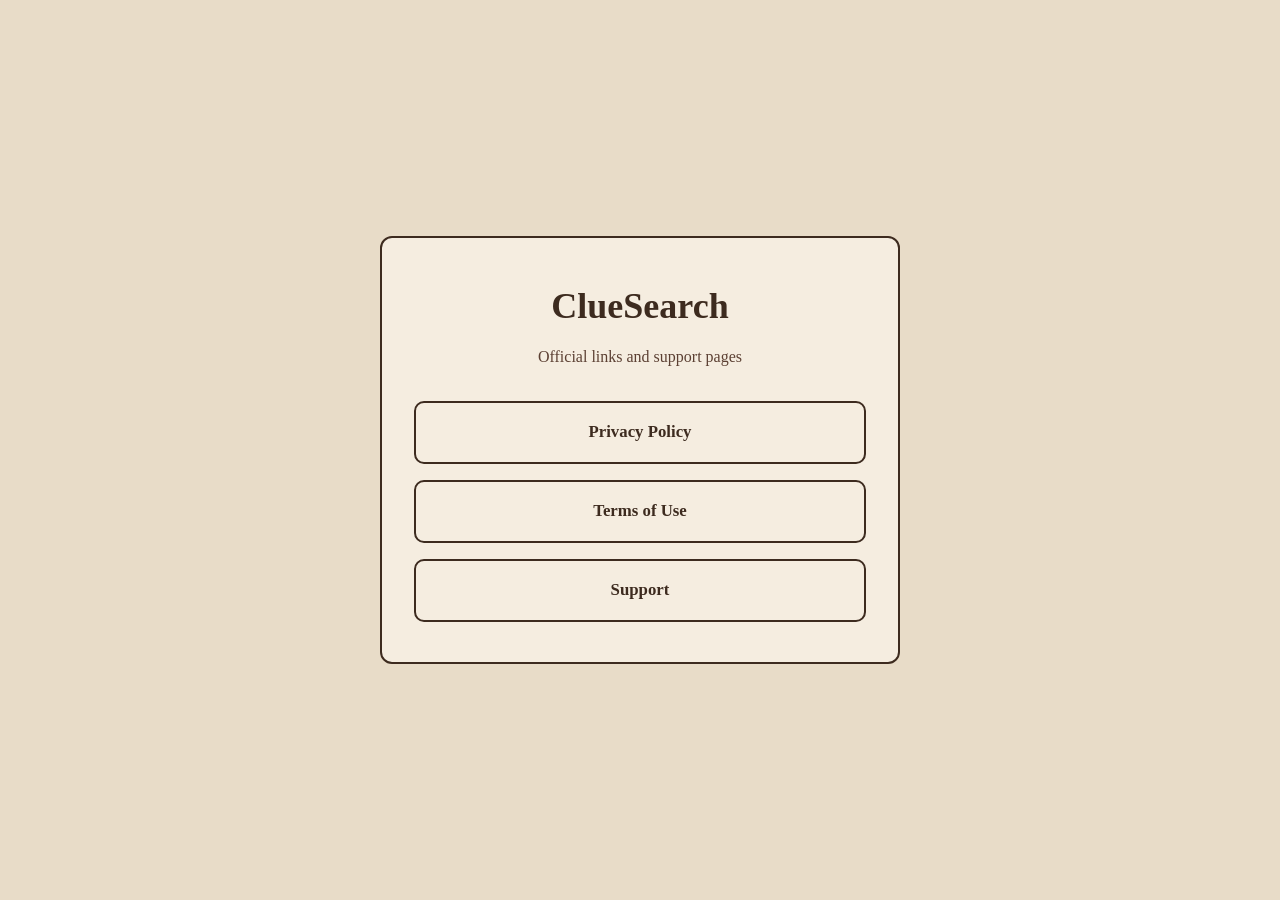
<file: index.html>
<!DOCTYPE html>
<html lang="en">
  <head>
    <meta charset="UTF-8" />
    <meta name="viewport" content="width=device-width, initial-scale=1.0" />
    <title>ClueSearch</title>
    <meta
      name="description"
      content="Official links and support pages for the ClueSearch mobile app."
    />
    <link rel="stylesheet" href="/styles.css" />
  </head>
  <body>
    <main class="page">
      <div class="card">
        <h1 class="title">ClueSearch</h1>
        <p class="subtitle">Official links and support pages</p>
        <nav class="nav" aria-label="Legal and support">
          <a class="btn" href="/privacy-policy.html">Privacy Policy</a>
          <a class="btn" href="/terms-of-use.html">Terms of Use</a>
          <a class="btn" href="/support.html">Support</a>
        </nav>
      </div>
    </main>
  </body>
</html>
</file>
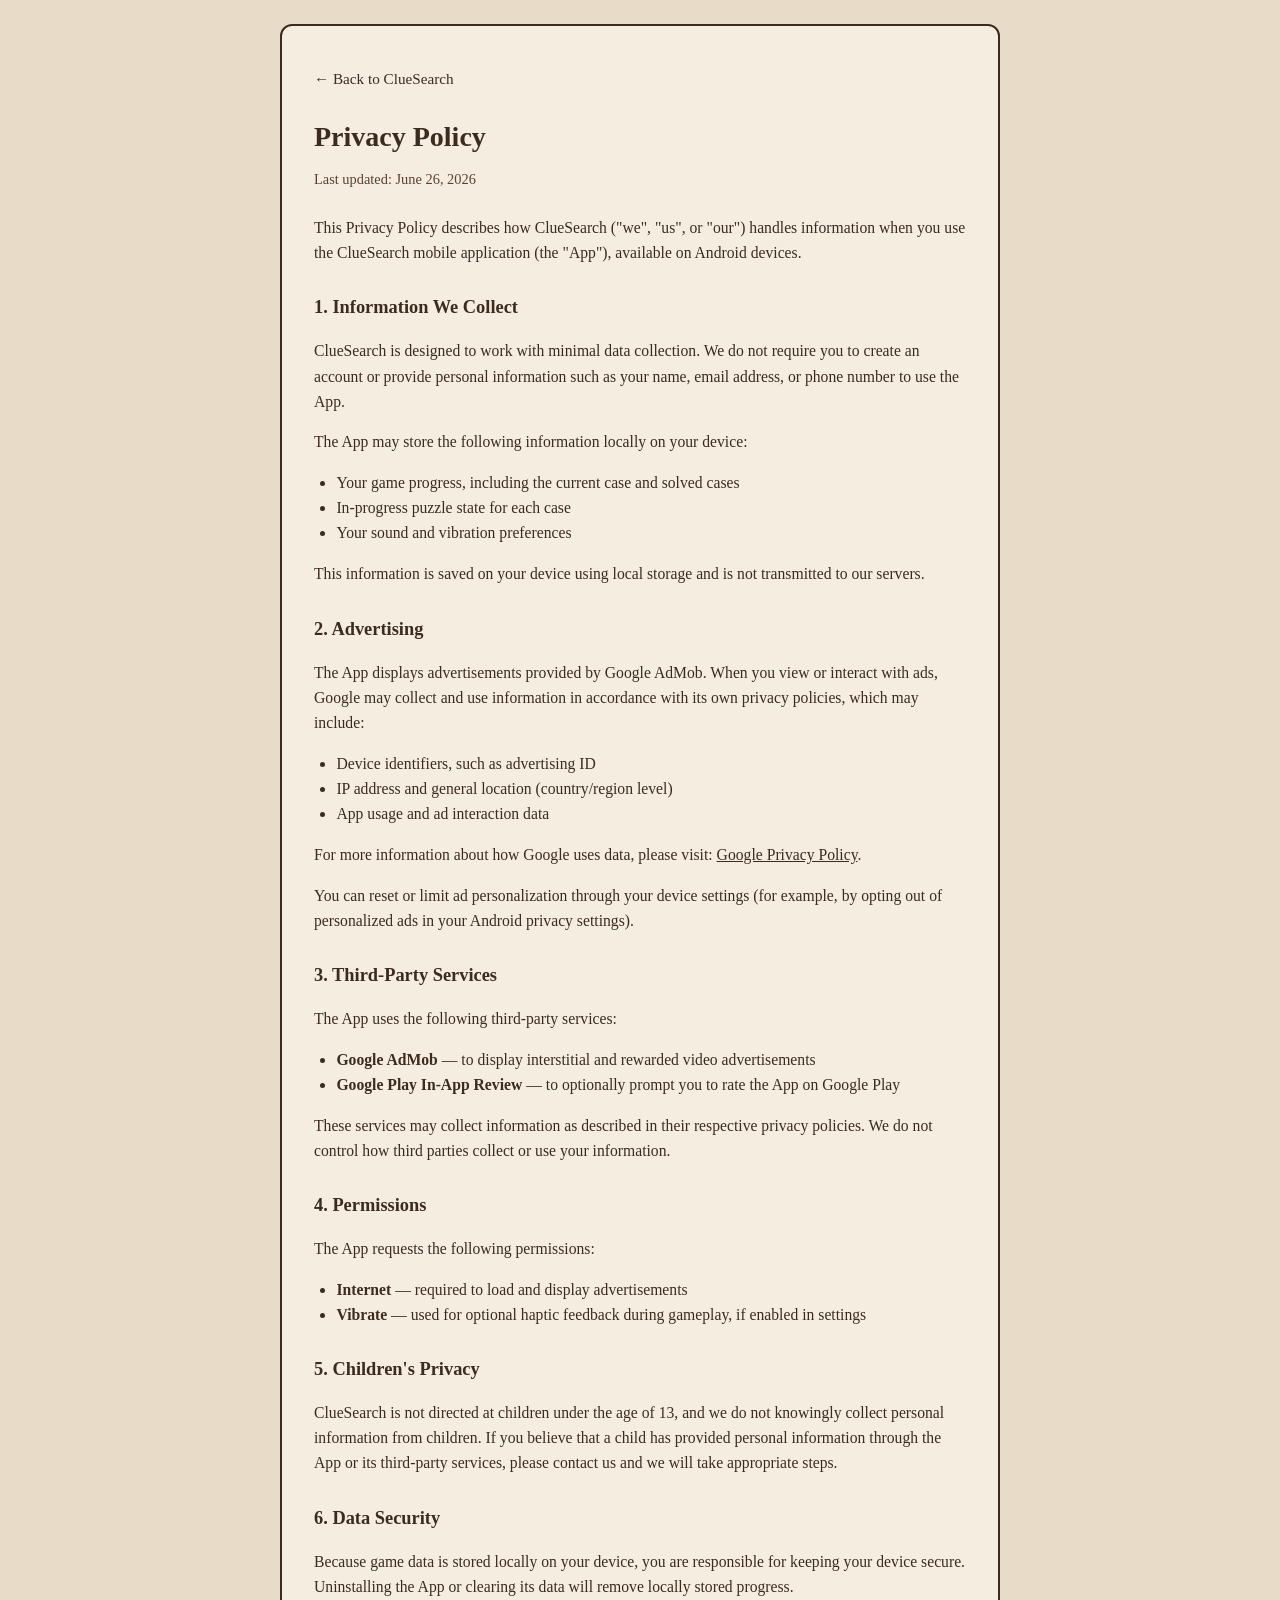
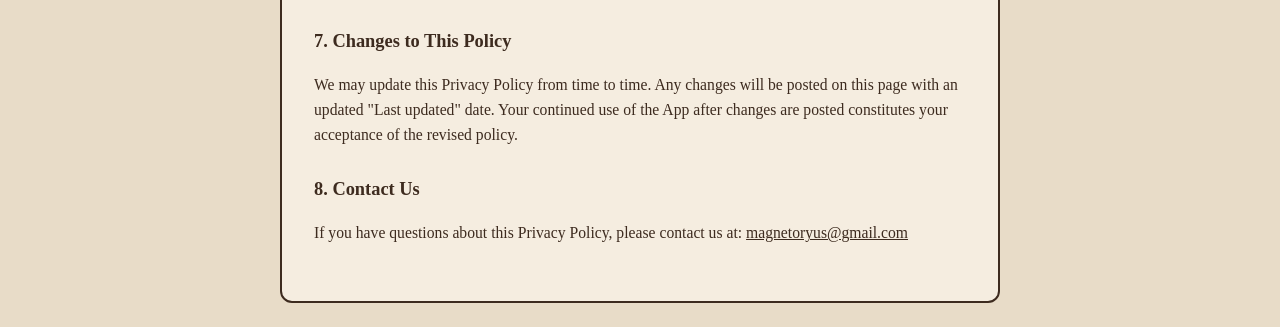
<file: privacy-policy.html>
<!DOCTYPE html>
<html lang="en">
  <head>
    <meta charset="UTF-8" />
    <meta name="viewport" content="width=device-width, initial-scale=1.0" />
    <title>Privacy Policy — ClueSearch</title>
    <link rel="stylesheet" href="/styles.css" />
  </head>
  <body>
    <main class="page">
      <article class="card card--wide content">
        <a class="back-link" href="/">← Back to ClueSearch</a>
        <h1>Privacy Policy</h1>
        <p class="updated">Last updated: June 26, 2026</p>

        <p>
          This Privacy Policy describes how ClueSearch ("we", "us", or "our")
          handles information when you use the ClueSearch mobile application
          (the "App"), available on Android devices.
        </p>

        <h2>1. Information We Collect</h2>
        <p>
          ClueSearch is designed to work with minimal data collection. We do not
          require you to create an account or provide personal information such
          as your name, email address, or phone number to use the App.
        </p>
        <p>The App may store the following information locally on your device:</p>
        <ul>
          <li>Your game progress, including the current case and solved cases</li>
          <li>In-progress puzzle state for each case</li>
          <li>Your sound and vibration preferences</li>
        </ul>
        <p>
          This information is saved on your device using local storage and is not
          transmitted to our servers.
        </p>

        <h2>2. Advertising</h2>
        <p>
          The App displays advertisements provided by Google AdMob. When you
          view or interact with ads, Google may collect and use information in
          accordance with its own privacy policies, which may include:
        </p>
        <ul>
          <li>Device identifiers, such as advertising ID</li>
          <li>IP address and general location (country/region level)</li>
          <li>App usage and ad interaction data</li>
        </ul>
        <p>
          For more information about how Google uses data, please visit:
          <a
            href="https://policies.google.com/privacy"
            target="_blank"
            rel="noopener noreferrer"
            >Google Privacy Policy</a
          >.
        </p>
        <p>
          You can reset or limit ad personalization through your device settings
          (for example, by opting out of personalized ads in your Android
          privacy settings).
        </p>

        <h2>3. Third-Party Services</h2>
        <p>The App uses the following third-party services:</p>
        <ul>
          <li>
            <strong>Google AdMob</strong> — to display interstitial and rewarded
            video advertisements
          </li>
          <li>
            <strong>Google Play In-App Review</strong> — to optionally prompt you
            to rate the App on Google Play
          </li>
        </ul>
        <p>
          These services may collect information as described in their respective
          privacy policies. We do not control how third parties collect or use
          your information.
        </p>

        <h2>4. Permissions</h2>
        <p>The App requests the following permissions:</p>
        <ul>
          <li>
            <strong>Internet</strong> — required to load and display
            advertisements
          </li>
          <li>
            <strong>Vibrate</strong> — used for optional haptic feedback during
            gameplay, if enabled in settings
          </li>
        </ul>

        <h2>5. Children's Privacy</h2>
        <p>
          ClueSearch is not directed at children under the age of 13, and we do
          not knowingly collect personal information from children. If you believe
          that a child has provided personal information through the App or its
          third-party services, please contact us and we will take appropriate
          steps.
        </p>

        <h2>6. Data Security</h2>
        <p>
          Because game data is stored locally on your device, you are responsible
          for keeping your device secure. Uninstalling the App or clearing its
          data will remove locally stored progress.
        </p>

        <h2>7. Changes to This Policy</h2>
        <p>
          We may update this Privacy Policy from time to time. Any changes will
          be posted on this page with an updated "Last updated" date. Your
          continued use of the App after changes are posted constitutes your
          acceptance of the revised policy.
        </p>

        <h2>8. Contact Us</h2>
        <p>
          If you have questions about this Privacy Policy, please contact us at:
          <a href="mailto:magnetoryus@gmail.com">magnetoryus@gmail.com</a>
        </p>
      </article>
    </main>
  </body>
</html>
</file>
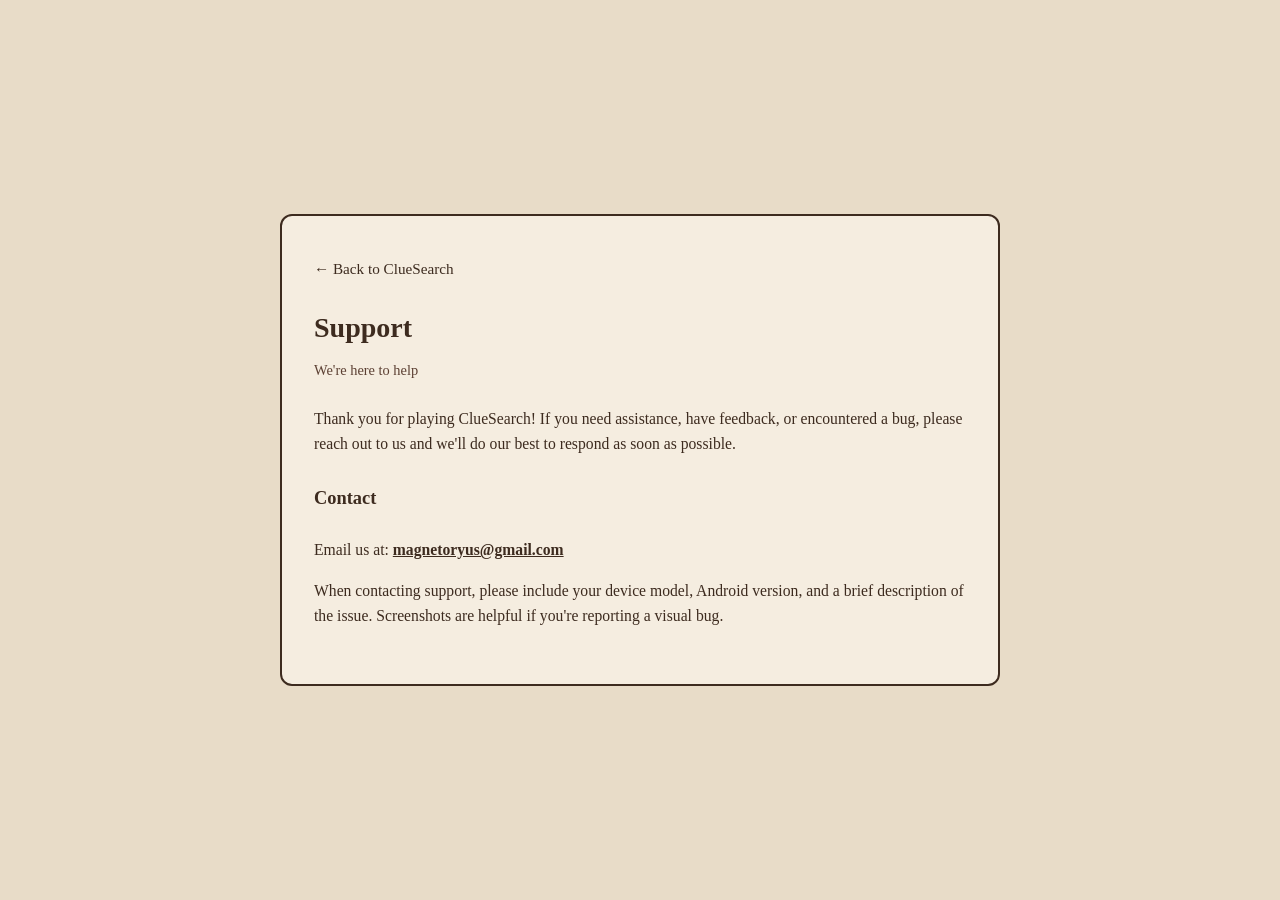
<file: support.html>
<!DOCTYPE html>
<html lang="en">
  <head>
    <meta charset="UTF-8" />
    <meta name="viewport" content="width=device-width, initial-scale=1.0" />
    <title>Support — ClueSearch</title>
    <link rel="stylesheet" href="/styles.css" />
  </head>
  <body>
    <main class="page">
      <article class="card card--wide content">
        <a class="back-link" href="/">← Back to ClueSearch</a>
        <h1>Support</h1>
        <p class="updated">We're here to help</p>

        <p>
          Thank you for playing ClueSearch! If you need assistance, have
          feedback, or encountered a bug, please reach out to us and we'll do our
          best to respond as soon as possible.
        </p>

        <h2>Contact</h2>
        <p>
          Email us at:
          <a class="support-email" href="mailto:magnetoryus@gmail.com"
            >magnetoryus@gmail.com</a
          >
        </p>
        <p>
          When contacting support, please include your device model, Android
          version, and a brief description of the issue. Screenshots are
          helpful if you're reporting a visual bug.
        </p>
      </article>
    </main>
  </body>
</html>
</file>
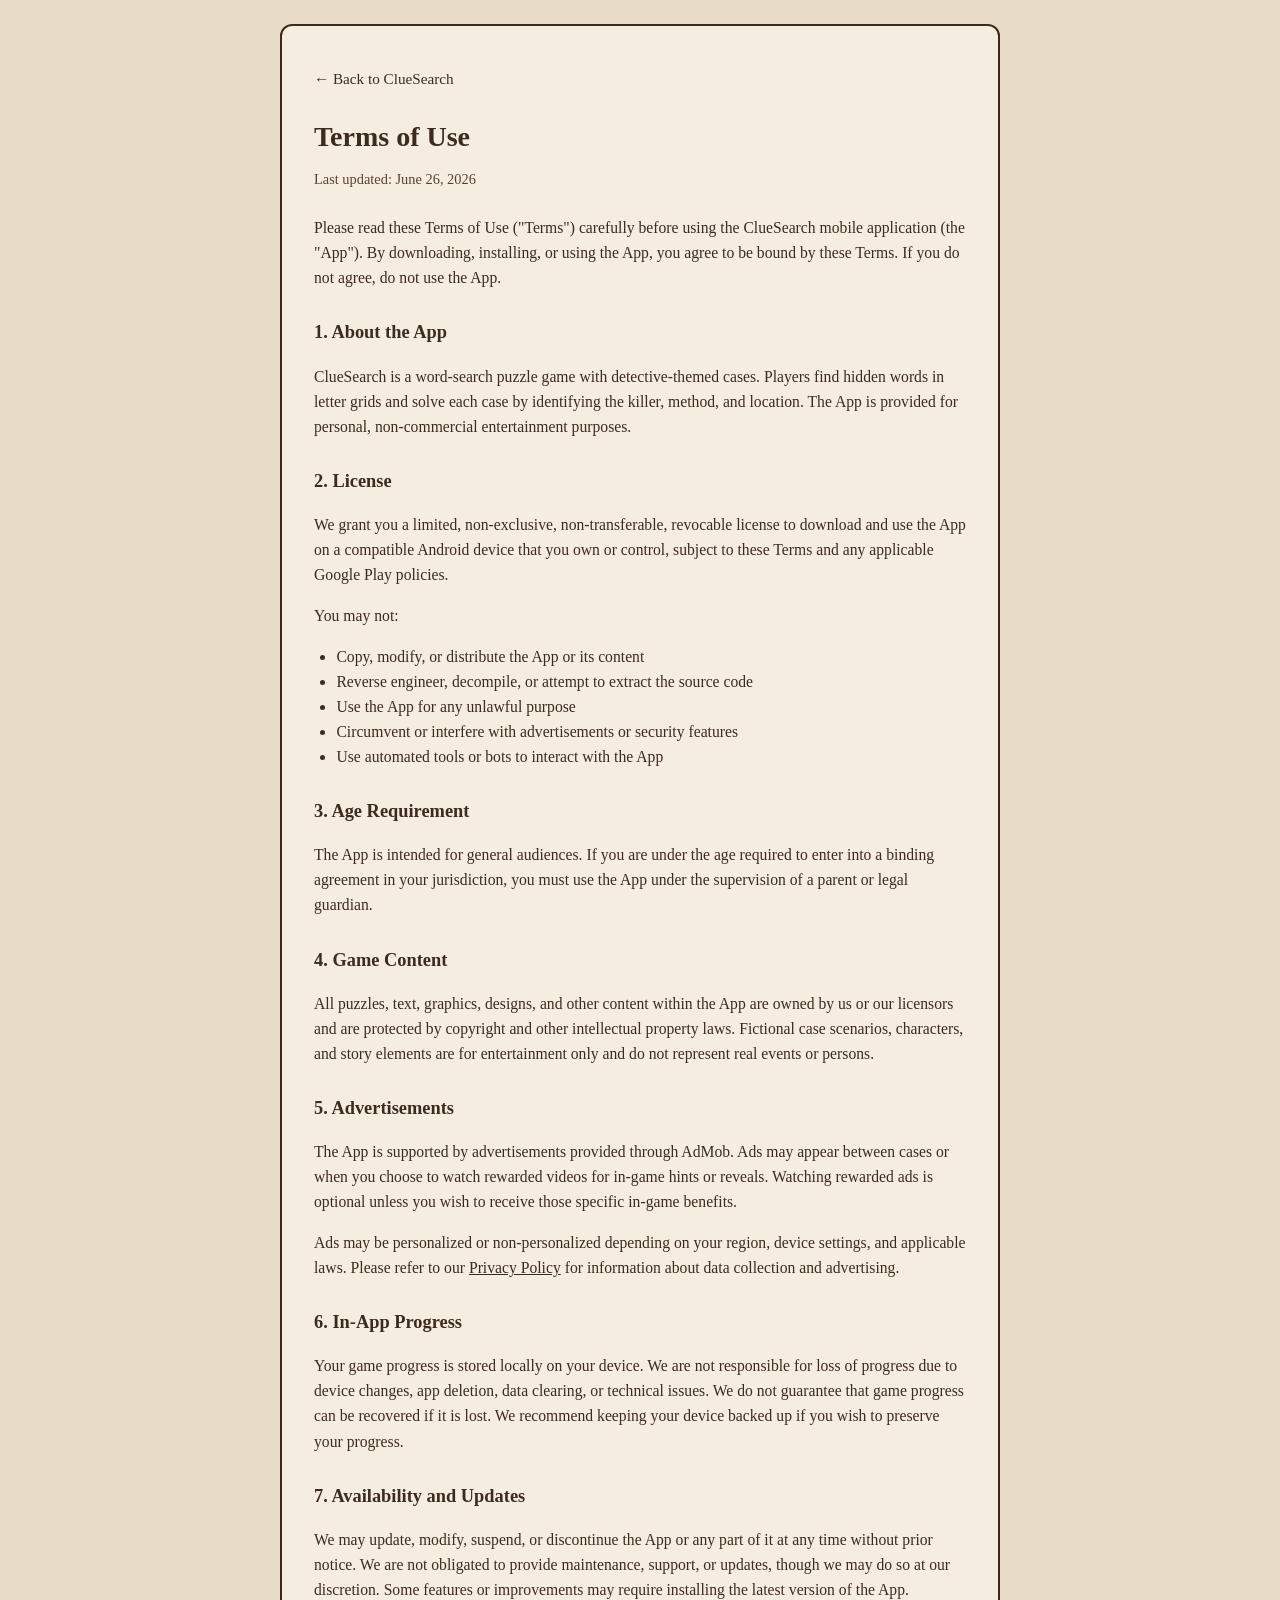
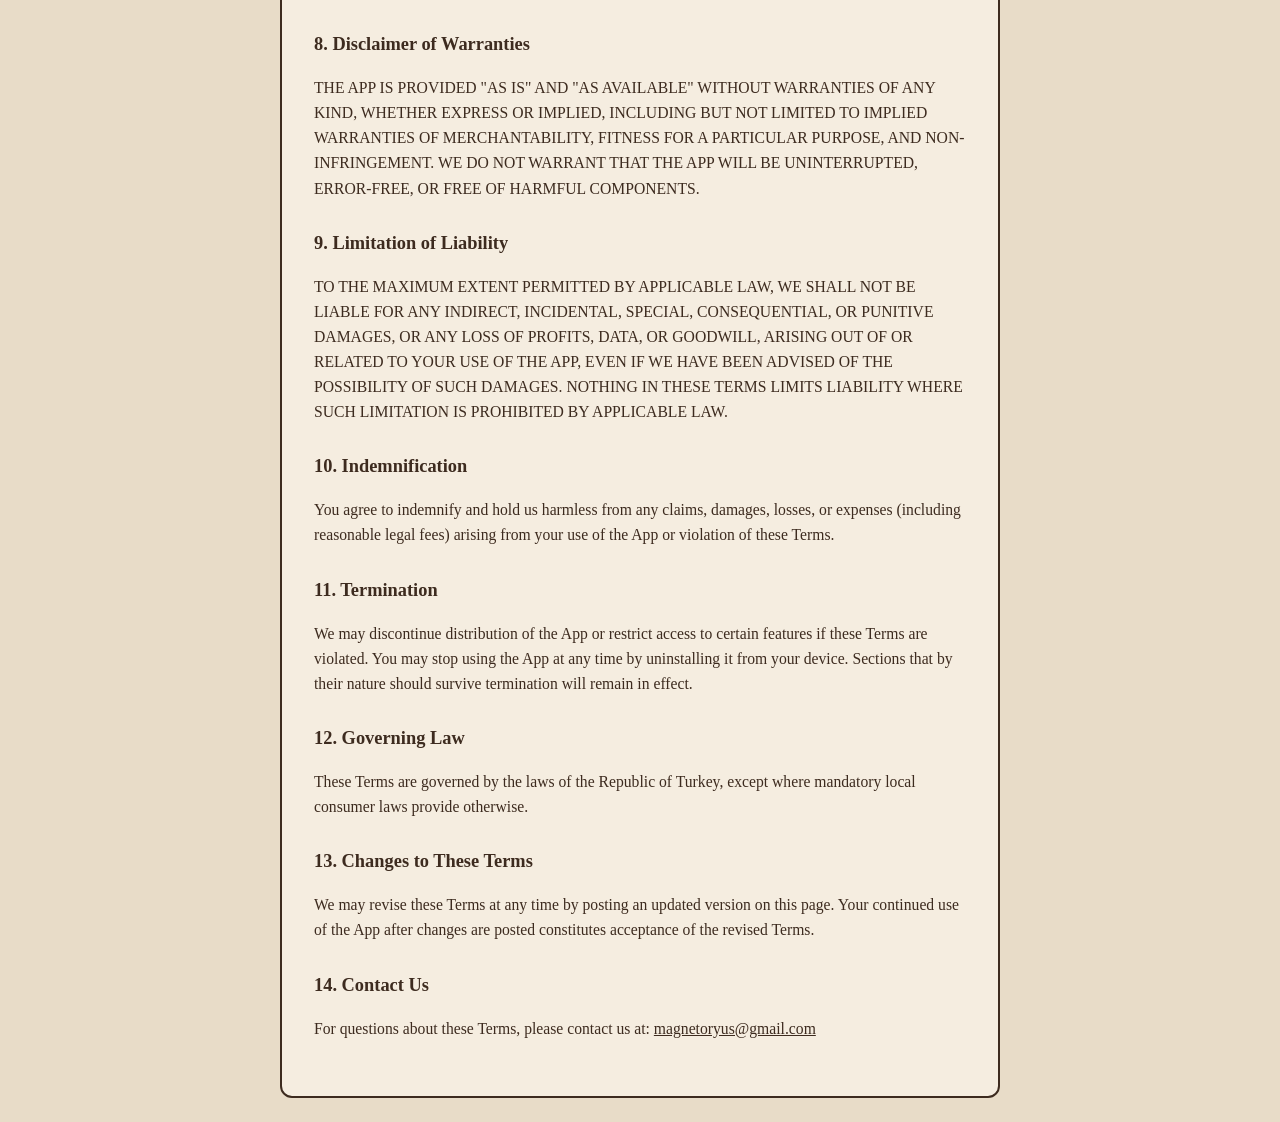
<file: terms-of-use.html>
<!DOCTYPE html>
<html lang="en">
  <head>
    <meta charset="UTF-8" />
    <meta name="viewport" content="width=device-width, initial-scale=1.0" />
    <title>Terms of Use — ClueSearch</title>
    <link rel="stylesheet" href="/styles.css" />
  </head>
  <body>
    <main class="page">
      <article class="card card--wide content">
        <a class="back-link" href="/">← Back to ClueSearch</a>
        <h1>Terms of Use</h1>
        <p class="updated">Last updated: June 26, 2026</p>

        <p>
          Please read these Terms of Use ("Terms") carefully before using the
          ClueSearch mobile application (the "App"). By downloading, installing,
          or using the App, you agree to be bound by these Terms. If you do not
          agree, do not use the App.
        </p>

        <h2>1. About the App</h2>
        <p>
          ClueSearch is a word-search puzzle game with detective-themed cases.
          Players find hidden words in letter grids and solve each case by
          identifying the killer, method, and location. The App is provided for
          personal, non-commercial entertainment purposes.
        </p>

        <h2>2. License</h2>
        <p>
          We grant you a limited, non-exclusive, non-transferable, revocable
          license to download and use the App on a compatible Android device that
          you own or control, subject to these Terms and any applicable Google
          Play policies.
        </p>
        <p>You may not:</p>
        <ul>
          <li>Copy, modify, or distribute the App or its content</li>
          <li>Reverse engineer, decompile, or attempt to extract the source code</li>
          <li>Use the App for any unlawful purpose</li>
          <li>Circumvent or interfere with advertisements or security features</li>
          <li>Use automated tools or bots to interact with the App</li>
        </ul>

        <h2>3. Age Requirement</h2>
        <p>
          The App is intended for general audiences. If you are under the age
          required to enter into a binding agreement in your jurisdiction, you
          must use the App under the supervision of a parent or legal guardian.
        </p>

        <h2>4. Game Content</h2>
        <p>
          All puzzles, text, graphics, designs, and other content within the
          App are owned by us or our licensors and are protected by copyright and
          other intellectual property laws. Fictional case scenarios, characters,
          and story elements are for entertainment only and do not represent real
          events or persons.
        </p>

        <h2>5. Advertisements</h2>
        <p>
          The App is supported by advertisements provided through AdMob.
          Ads may appear between cases or when you choose to watch rewarded videos
          for in-game hints or reveals. Watching rewarded ads is optional unless
          you wish to receive those specific in-game benefits.
        </p>
        <p>
          Ads may be personalized or non-personalized depending on your region,
          device settings, and applicable laws. Please refer to our
          <a href="/privacy-policy.html">Privacy Policy</a> for information about
          data collection and advertising.
        </p>

        <h2>6. In-App Progress</h2>
        <p>
          Your game progress is stored locally on your device. We are not
          responsible for loss of progress due to device changes, app deletion,
          data clearing, or technical issues. We do not guarantee that game
          progress can be recovered if it is lost. We recommend keeping your
          device backed up if you wish to preserve your progress.
        </p>

        <h2>7. Availability and Updates</h2>
        <p>
          We may update, modify, suspend, or discontinue the App or any part of
          it at any time without prior notice. We are not obligated to provide
          maintenance, support, or updates, though we may do so at our
          discretion. Some features or improvements may require installing the
          latest version of the App.
        </p>

        <h2>8. Disclaimer of Warranties</h2>
        <p>
          THE APP IS PROVIDED "AS IS" AND "AS AVAILABLE" WITHOUT WARRANTIES OF
          ANY KIND, WHETHER EXPRESS OR IMPLIED, INCLUDING BUT NOT LIMITED TO
          IMPLIED WARRANTIES OF MERCHANTABILITY, FITNESS FOR A PARTICULAR
          PURPOSE, AND NON-INFRINGEMENT. WE DO NOT WARRANT THAT THE APP WILL BE
          UNINTERRUPTED, ERROR-FREE, OR FREE OF HARMFUL COMPONENTS.
        </p>

        <h2>9. Limitation of Liability</h2>
        <p>
          TO THE MAXIMUM EXTENT PERMITTED BY APPLICABLE LAW, WE SHALL NOT BE
          LIABLE FOR ANY INDIRECT, INCIDENTAL, SPECIAL, CONSEQUENTIAL, OR
          PUNITIVE DAMAGES, OR ANY LOSS OF PROFITS, DATA, OR GOODWILL, ARISING
          OUT OF OR RELATED TO YOUR USE OF THE APP, EVEN IF WE HAVE BEEN ADVISED
          OF THE POSSIBILITY OF SUCH DAMAGES. NOTHING IN THESE TERMS LIMITS
          LIABILITY WHERE SUCH LIMITATION IS PROHIBITED BY APPLICABLE LAW.
        </p>

        <h2>10. Indemnification</h2>
        <p>
          You agree to indemnify and hold us harmless from any claims, damages,
          losses, or expenses (including reasonable legal fees) arising from your
          use of the App or violation of these Terms.
        </p>

        <h2>11. Termination</h2>
        <p>
          We may discontinue distribution of the App or restrict access to
          certain features if these Terms are violated. You may stop using the
          App at any time by uninstalling it from your device. Sections that by
          their nature should survive termination will remain in effect.
        </p>

        <h2>12. Governing Law</h2>
        <p>
          These Terms are governed by the laws of the Republic of Turkey, except
          where mandatory local consumer laws provide otherwise.
        </p>

        <h2>13. Changes to These Terms</h2>
        <p>
          We may revise these Terms at any time by posting an updated version on
          this page. Your continued use of the App after changes are posted
          constitutes acceptance of the revised Terms.
        </p>

        <h2>14. Contact Us</h2>
        <p>
          For questions about these Terms, please contact us at:
          <a href="mailto:magnetoryus@gmail.com">magnetoryus@gmail.com</a>
        </p>
      </article>
    </main>
  </body>
</html>
</file>
<file: styles.css>
*,
*::before,
*::after {
  box-sizing: border-box;
}

html {
  -webkit-text-size-adjust: 100%;
}

body {
  margin: 0;
  min-height: 100vh;
  font-family: Georgia, "Times New Roman", Times, serif;
  background-color: #e8dcc8;
  color: #3d2b1f;
  line-height: 1.6;
}

.page {
  min-height: 100vh;
  display: flex;
  align-items: center;
  justify-content: center;
  padding: 24px 16px;
}

.card {
  width: 100%;
  max-width: 520px;
  background-color: #f5ede0;
  border: 2px solid #3d2b1f;
  border-radius: 12px;
  padding: 40px 32px;
  text-align: center;
}

.card--wide {
  max-width: 720px;
  text-align: left;
}

.title {
  margin: 0 0 8px;
  font-size: 2.25rem;
  font-weight: 700;
  color: #3d2b1f;
}

.subtitle {
  margin: 0 0 32px;
  font-size: 1rem;
  color: #5c4033;
}

.nav {
  display: flex;
  flex-direction: column;
  gap: 16px;
}

.btn {
  display: block;
  width: 100%;
  padding: 16px 24px;
  font-family: inherit;
  font-size: 1.05rem;
  font-weight: 600;
  color: #3d2b1f;
  text-decoration: none;
  text-align: center;
  background-color: #f5ede0;
  border: 2px solid #3d2b1f;
  border-radius: 10px;
  cursor: pointer;
  transition: background-color 0.15s ease;
}

.btn:hover,
.btn:focus-visible {
  background-color: #e8dcc8;
  outline: none;
}

.back-link {
  display: inline-block;
  margin-bottom: 24px;
  font-size: 0.95rem;
  color: #5c4033;
  text-decoration: none;
}

.back-link:hover,
.back-link:focus-visible {
  color: #3d2b1f;
  text-decoration: underline;
}

.content h1 {
  margin: 0 0 8px;
  font-size: 1.75rem;
}

.content .updated {
  margin: 0 0 24px;
  font-size: 0.9rem;
  color: #5c4033;
}

.content h2 {
  margin: 28px 0 12px;
  font-size: 1.15rem;
}

.content h3 {
  margin: 20px 0 8px;
  font-size: 1.05rem;
}

.content p,
.content li {
  font-size: 0.98rem;
}

.content ul {
  margin: 0 0 16px;
  padding-left: 1.4rem;
}

.content a {
  color: #3d2b1f;
}

.content a:hover {
  color: #5c4033;
}

.support-email {
  display: inline-block;
  margin-top: 8px;
  font-weight: 600;
}

@media (max-width: 480px) {
  .card {
    padding: 32px 20px;
  }

  .title {
    font-size: 1.85rem;
  }
}
</file>
